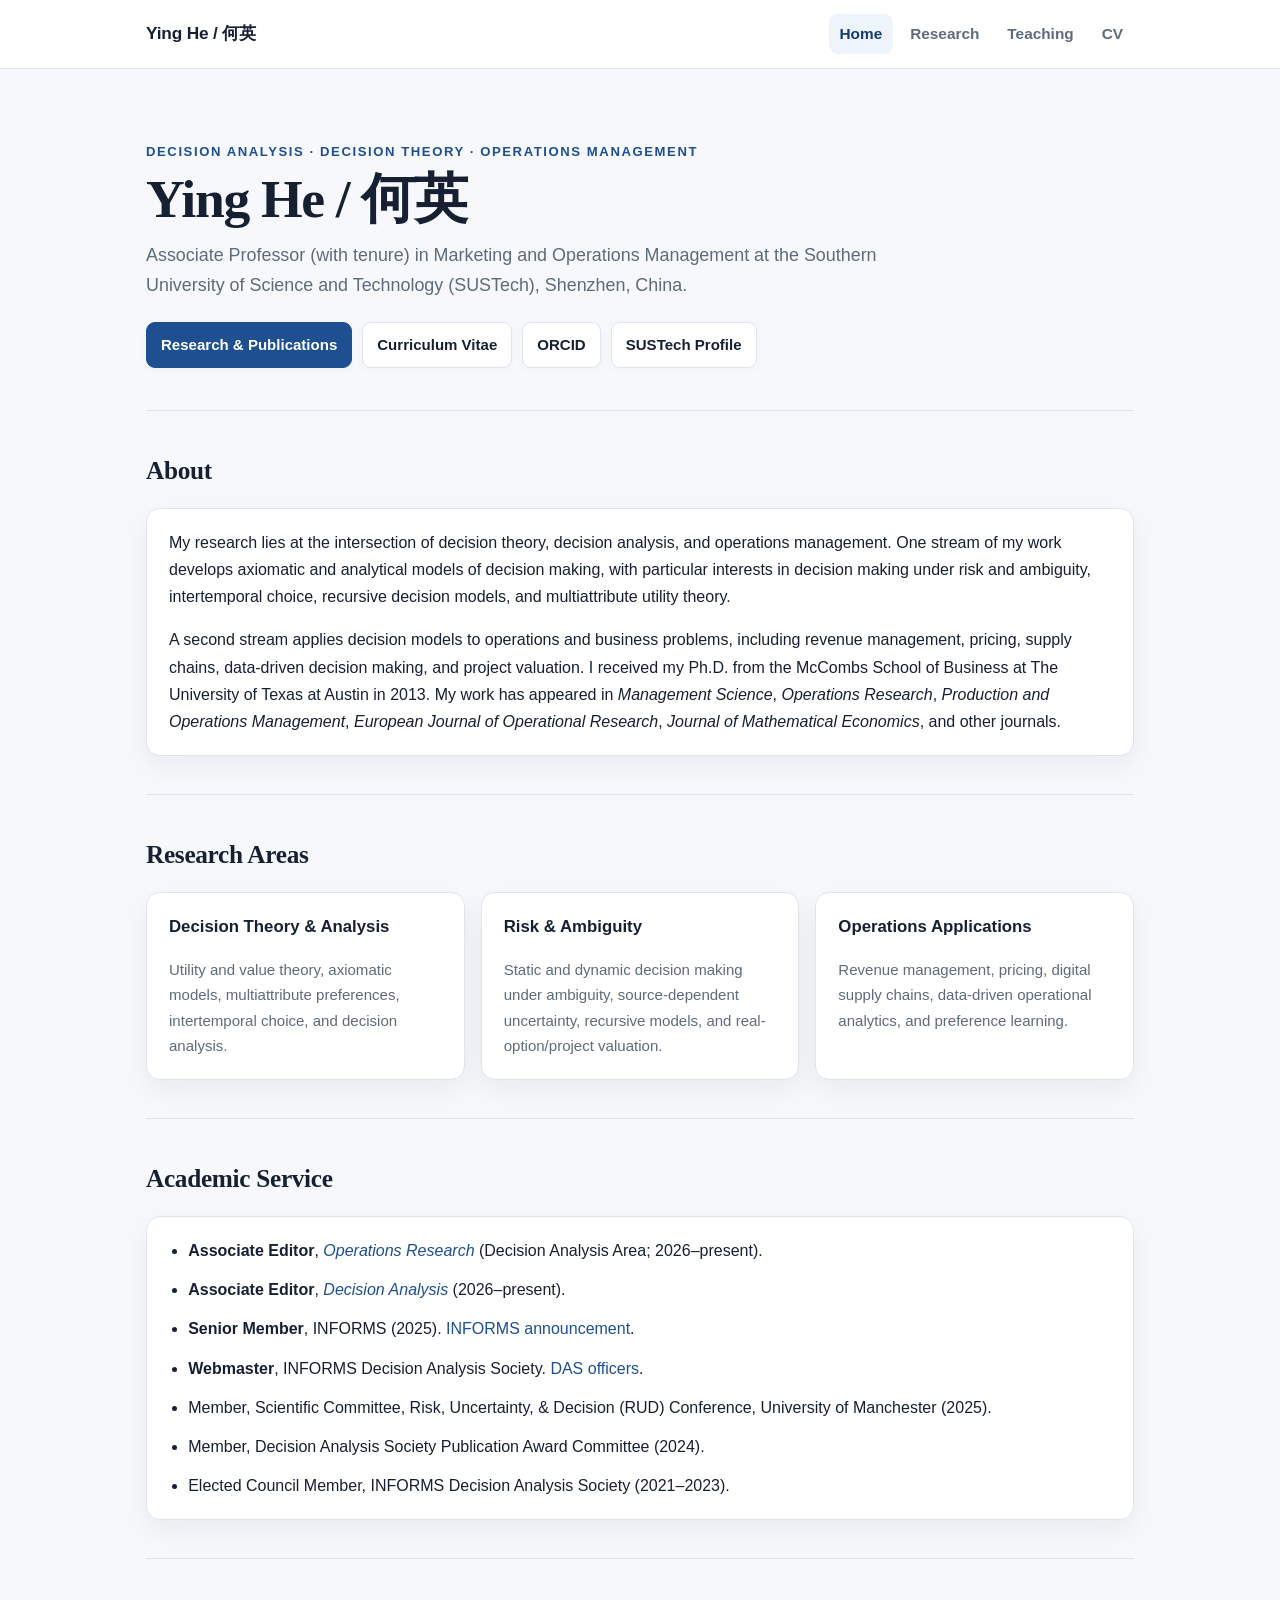
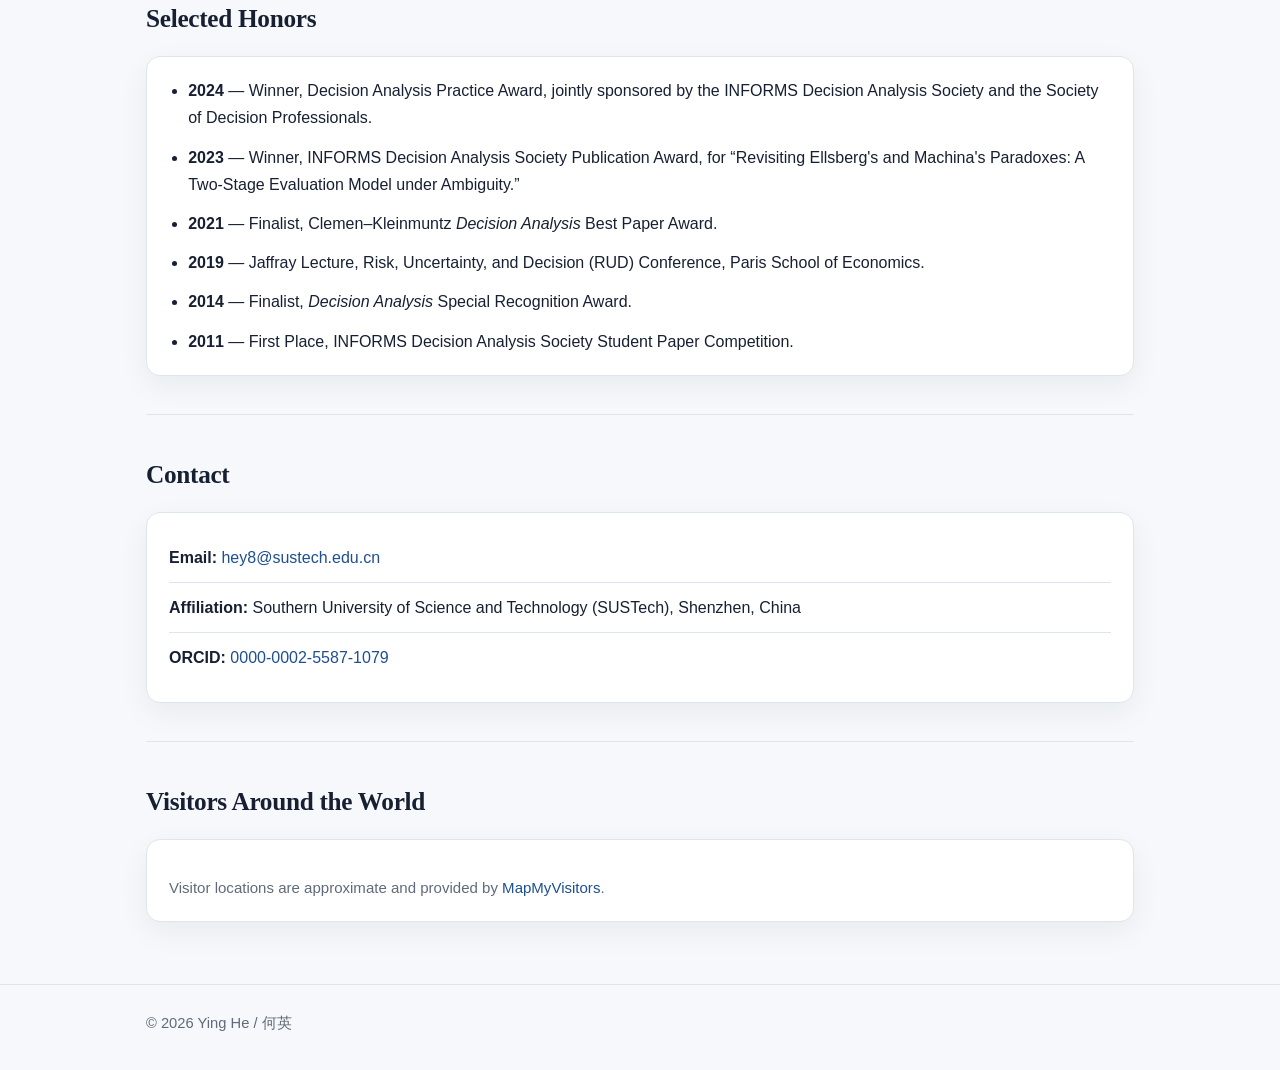
<file: index.html>
<!doctype html>
<html lang="en">
<head>
  <meta charset="utf-8" />
  <meta name="viewport" content="width=device-width,initial-scale=1" />
  <meta name="description" content="Academic homepage of Ying He, Associate Professor at Southern University of Science and Technology. Research in decision analysis, decision theory, ambiguity, and operations management." />
  <title>Ying He / 何英 | Home</title>
  <link rel="stylesheet" href="css/styles.css" />
  <script src="js/main.js" defer></script>
</head>
<body>
  <header class="site-header">
    <div class="container header-inner">
      <a class="brand" href="index.html">Ying He / 何英</a>
      <nav class="site-nav" aria-label="Primary">
        <a href="index.html">Home</a>
        <a href="research.html">Research</a>
        <a href="teaching.html">Teaching</a>
        <a href="cv.html">CV</a>
      </nav>
    </div>
  </header>

  <main class="container">
    <section class="hero">
      <p class="kicker">Decision Analysis · Decision Theory · Operations Management</p>
      <h1>Ying He / 何英</h1>
      <p class="lead">
        Associate Professor (with tenure) in Marketing and Operations Management at the
        Southern University of Science and Technology (SUSTech), Shenzhen, China.
      </p>
      <div class="hero-actions">
        <a class="button primary" href="research.html">Research &amp; Publications</a>
        <a class="button" href="cv.html">Curriculum Vitae</a>
        <a class="button" href="https://orcid.org/0000-0002-5587-1079">ORCID</a>
        <a class="button" href="https://www.sustech.edu.cn/en/faculties/yinghe.html">SUSTech Profile</a>
      </div>
    </section>

    <section class="section">
      <h2>About</h2>
      <div class="card">
        <p>
          My research lies at the intersection of decision theory, decision analysis, and operations management.
          One stream of my work develops axiomatic and analytical models of decision making, with particular
          interests in decision making under risk and ambiguity, intertemporal choice, recursive decision models,
          and multiattribute utility theory.
        </p>
        <p>
          A second stream applies decision models to operations and business problems, including revenue management,
          pricing, supply chains, data-driven decision making, and project valuation. I received my Ph.D. from the
          McCombs School of Business at The University of Texas at Austin in 2013. My work has appeared in
          <em>Management Science</em>, <em>Operations Research</em>, <em>Production and Operations Management</em>,
          <em>European Journal of Operational Research</em>, <em>Journal of Mathematical Economics</em>, and other journals.
        </p>
      </div>
    </section>

    <section class="section">
      <h2>Research Areas</h2>
      <div class="card-grid">
        <div class="card">
          <h3>Decision Theory &amp; Analysis</h3>
          <p class="small">Utility and value theory, axiomatic models, multiattribute preferences, intertemporal choice, and decision analysis.</p>
        </div>
        <div class="card">
          <h3>Risk &amp; Ambiguity</h3>
          <p class="small">Static and dynamic decision making under ambiguity, source-dependent uncertainty, recursive models, and real-option/project valuation.</p>
        </div>
        <div class="card">
          <h3>Operations Applications</h3>
          <p class="small">Revenue management, pricing, digital supply chains, data-driven operational analytics, and preference learning.</p>
        </div>
      </div>
    </section>

    <section class="section">
      <h2>Academic Service</h2>
      <div class="card">
        <ul class="service-list">
          <li><strong>Associate Editor</strong>, <a href="https://pubsonline.informs.org/page/opre/editorial-board"><em>Operations Research</em></a> (Decision Analysis Area; 2026–present).</li>
          <li><strong>Associate Editor</strong>, <a href="https://pubsonline.informs.org/page/deca/editorial-board"><em>Decision Analysis</em></a> (2026–present).</li>
          <li><strong>Senior Member</strong>, INFORMS (2025). <a href="https://pubsonline.informs.org/do/10.1287/orms.2025.01.06n/full/">INFORMS announcement</a>.</li>
          <li><strong>Webmaster</strong>, INFORMS Decision Analysis Society. <a href="https://connect.informs.org/das/about-us/officers">DAS officers</a>.</li>
          <li>Member, Scientific Committee, Risk, Uncertainty, &amp; Decision (RUD) Conference, University of Manchester (2025).</li>
          <li>Member, Decision Analysis Society Publication Award Committee (2024).</li>
          <li>Elected Council Member, INFORMS Decision Analysis Society (2021–2023).</li>
        </ul>
      </div>
    </section>

    <section class="section">
      <h2>Selected Honors</h2>
      <div class="card">
        <ul class="award-list">
          <li><strong>2024</strong> — Winner, Decision Analysis Practice Award, jointly sponsored by the INFORMS Decision Analysis Society and the Society of Decision Professionals.</li>
          <li><strong>2023</strong> — Winner, INFORMS Decision Analysis Society Publication Award, for “Revisiting Ellsberg's and Machina's Paradoxes: A Two-Stage Evaluation Model under Ambiguity.”</li>
          <li><strong>2021</strong> — Finalist, Clemen–Kleinmuntz <em>Decision Analysis</em> Best Paper Award.</li>
          <li><strong>2019</strong> — Jaffray Lecture, Risk, Uncertainty, and Decision (RUD) Conference, Paris School of Economics.</li>
          <li><strong>2014</strong> — Finalist, <em>Decision Analysis</em> Special Recognition Award.</li>
          <li><strong>2011</strong> — First Place, INFORMS Decision Analysis Society Student Paper Competition.</li>
        </ul>
      </div>
    </section>

    <section class="section">
      <h2>Contact</h2>
      <div class="card">
        <ul class="meta-list">
          <li><strong>Email:</strong> <a href="mailto:hey8@sustech.edu.cn">hey8@sustech.edu.cn</a></li>
          <li><strong>Affiliation:</strong> Southern University of Science and Technology (SUSTech), Shenzhen, China</li>
          <li><strong>ORCID:</strong> <a href="https://orcid.org/0000-0002-5587-1079">0000-0002-5587-1079</a></li>
        </ul>
      </div>
    </section>
    <section class="section" aria-labelledby="visitor-map-heading">
      <h2 id="visitor-map-heading">Visitors Around the World</h2>
      <div class="card">
        <div style="max-width:100%;overflow-x:auto;text-align:center;">
          <script type="text/javascript" id="mapmyvisitors" src="https://mapmyvisitors.com/map.js?d=iaZyZFY0dKc77ogsRTIyuMW9_1QKfThsf5dZ9dIUhLI&amp;cl=ffffff&amp;w=a"></script>
        </div>
        <p class="small">Visitor locations are approximate and provided by <a href="https://mapmyvisitors.com/" target="_blank" rel="noopener noreferrer">MapMyVisitors</a>.</p>
      </div>
    </section>
  </main>

  <footer class="footer">
    <div class="container">© <span id="year"></span> Ying He / 何英</div>
  </footer>
</body>
</html>
</file>
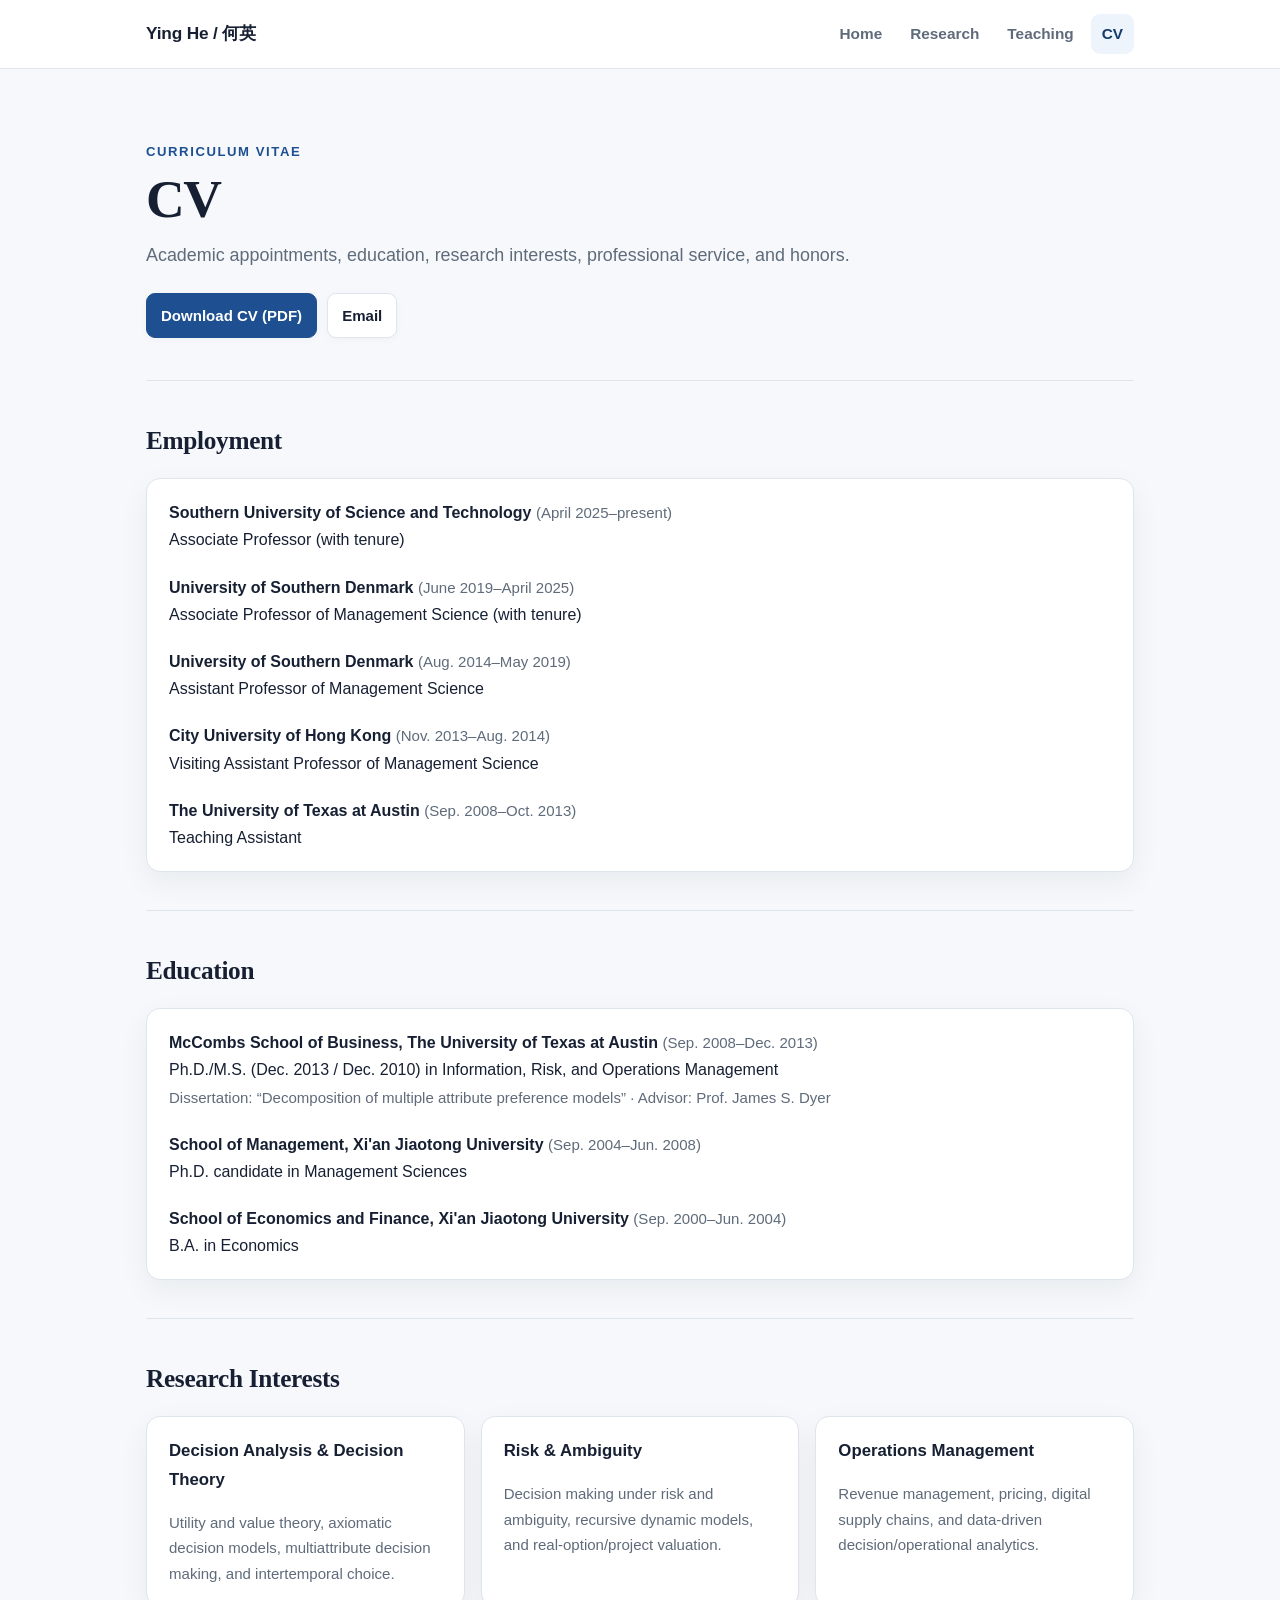
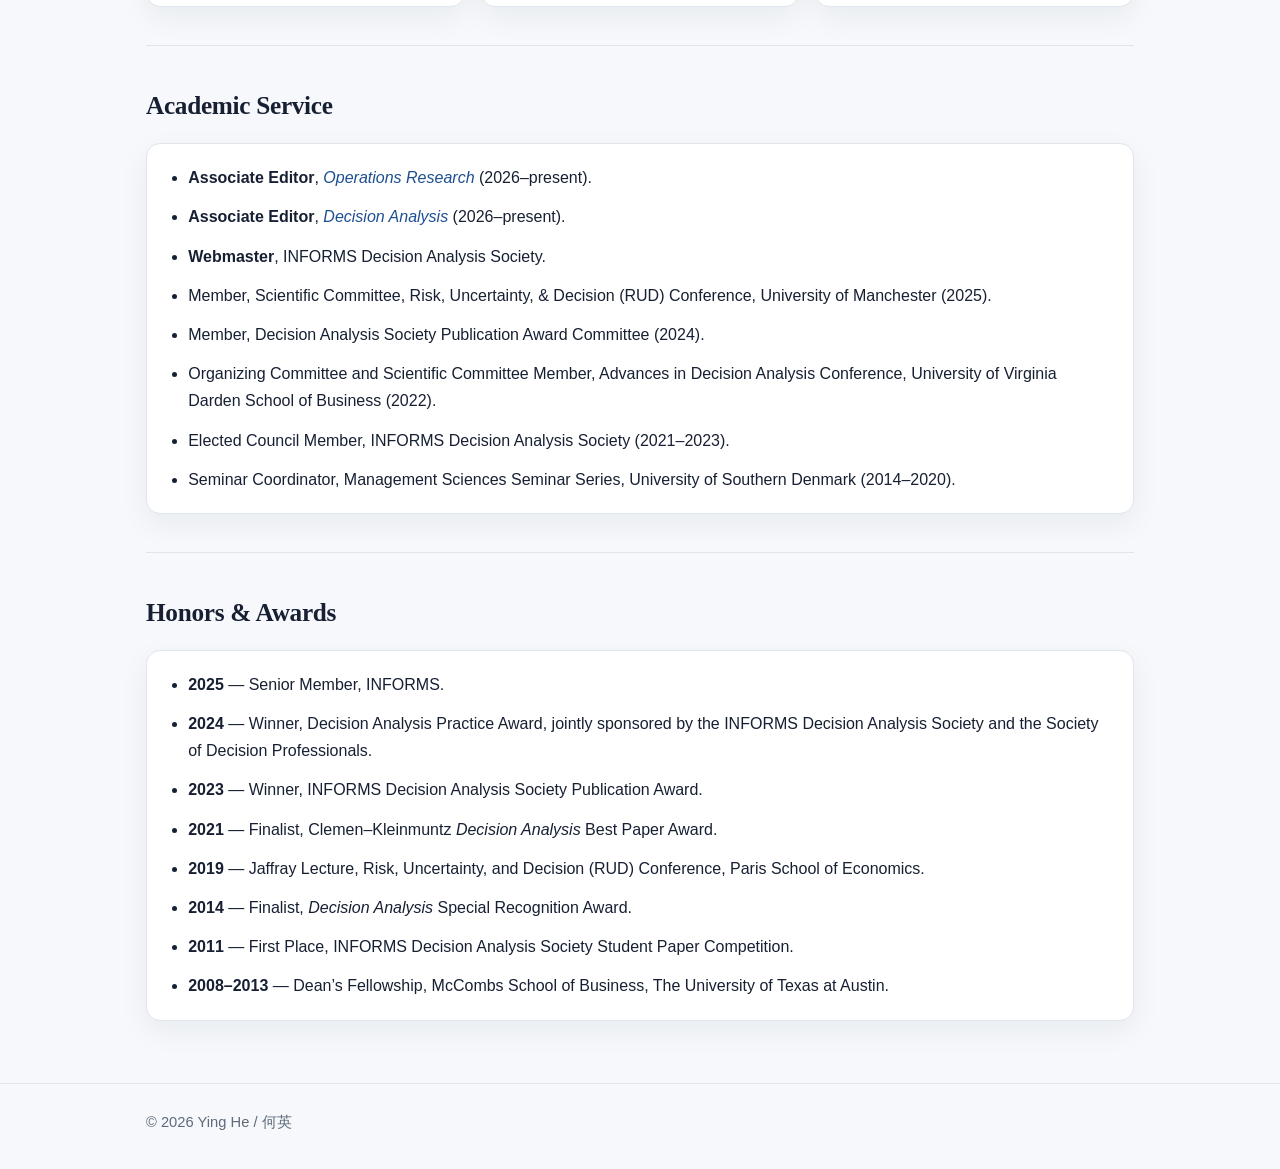
<file: cv.html>
<!doctype html>
<html lang="en">
<head>
  <meta charset="utf-8" />
  <meta name="viewport" content="width=device-width,initial-scale=1" />
  <meta name="description" content="Curriculum vitae of Ying He, Southern University of Science and Technology." />
  <title>Ying He / 何英 | CV</title>
  <link rel="stylesheet" href="css/styles.css" />
  <script src="js/main.js" defer></script>
</head>
<body>
  <header class="site-header">
    <div class="container header-inner">
      <a class="brand" href="index.html">Ying He / 何英</a>
      <nav class="site-nav" aria-label="Primary">
        <a href="index.html">Home</a>
        <a href="research.html">Research</a>
        <a href="teaching.html">Teaching</a>
        <a href="cv.html">CV</a>
      </nav>
    </div>
  </header>

  <main class="container">
    <section class="hero">
      <p class="kicker">Curriculum Vitae</p>
      <h1>CV</h1>
      <p class="lead">Academic appointments, education, research interests, professional service, and honors.</p>
      <div class="hero-actions">
        <a class="button primary" href="assets/CV_YingHe.pdf" target="_blank" rel="noopener">Download CV (PDF)</a>
        <a class="button" href="mailto:hey8@sustech.edu.cn">Email</a>
      </div>
    </section>

    <section class="section">
      <h2>Employment</h2>
      <div class="card">
        <div class="timeline-item"><strong>Southern University of Science and Technology</strong> <span class="small">(April 2025–present)</span><br />Associate Professor (with tenure)</div>
        <div class="timeline-item"><strong>University of Southern Denmark</strong> <span class="small">(June 2019–April 2025)</span><br />Associate Professor of Management Science (with tenure)</div>
        <div class="timeline-item"><strong>University of Southern Denmark</strong> <span class="small">(Aug. 2014–May 2019)</span><br />Assistant Professor of Management Science</div>
        <div class="timeline-item"><strong>City University of Hong Kong</strong> <span class="small">(Nov. 2013–Aug. 2014)</span><br />Visiting Assistant Professor of Management Science</div>
        <div class="timeline-item"><strong>The University of Texas at Austin</strong> <span class="small">(Sep. 2008–Oct. 2013)</span><br />Teaching Assistant</div>
      </div>
    </section>

    <section class="section">
      <h2>Education</h2>
      <div class="card">
        <div class="timeline-item">
          <strong>McCombs School of Business, The University of Texas at Austin</strong> <span class="small">(Sep. 2008–Dec. 2013)</span><br />
          Ph.D./M.S. (Dec. 2013 / Dec. 2010) in Information, Risk, and Operations Management<br />
          <span class="small">Dissertation: “Decomposition of multiple attribute preference models” · Advisor: Prof. James S. Dyer</span>
        </div>
        <div class="timeline-item">
          <strong>School of Management, Xi'an Jiaotong University</strong> <span class="small">(Sep. 2004–Jun. 2008)</span><br />
          Ph.D. candidate in Management Sciences
        </div>
        <div class="timeline-item">
          <strong>School of Economics and Finance, Xi'an Jiaotong University</strong> <span class="small">(Sep. 2000–Jun. 2004)</span><br />
          B.A. in Economics
        </div>
      </div>
    </section>

    <section class="section">
      <h2>Research Interests</h2>
      <div class="card-grid">
        <div class="card"><h3>Decision Analysis &amp; Decision Theory</h3><p class="small">Utility and value theory, axiomatic decision models, multiattribute decision making, and intertemporal choice.</p></div>
        <div class="card"><h3>Risk &amp; Ambiguity</h3><p class="small">Decision making under risk and ambiguity, recursive dynamic models, and real-option/project valuation.</p></div>
        <div class="card"><h3>Operations Management</h3><p class="small">Revenue management, pricing, digital supply chains, and data-driven decision/operational analytics.</p></div>
      </div>
    </section>

    <section class="section">
      <h2>Academic Service</h2>
      <div class="card">
        <ul class="service-list">
          <li><strong>Associate Editor</strong>, <a href="https://pubsonline.informs.org/page/opre/editorial-board"><em>Operations Research</em></a> (2026–present).</li>
          <li><strong>Associate Editor</strong>, <a href="https://pubsonline.informs.org/page/deca/editorial-board"><em>Decision Analysis</em></a> (2026–present).</li>
          <li><strong>Webmaster</strong>, INFORMS Decision Analysis Society.</li>
          <li>Member, Scientific Committee, Risk, Uncertainty, &amp; Decision (RUD) Conference, University of Manchester (2025).</li>
          <li>Member, Decision Analysis Society Publication Award Committee (2024).</li>
          <li>Organizing Committee and Scientific Committee Member, Advances in Decision Analysis Conference, University of Virginia Darden School of Business (2022).</li>
          <li>Elected Council Member, INFORMS Decision Analysis Society (2021–2023).</li>
          <li>Seminar Coordinator, Management Sciences Seminar Series, University of Southern Denmark (2014–2020).</li>
        </ul>
      </div>
    </section>

    <section class="section">
      <h2>Honors &amp; Awards</h2>
      <div class="card">
        <ul class="award-list">
          <li><strong>2025</strong> — Senior Member, INFORMS.</li>
          <li><strong>2024</strong> — Winner, Decision Analysis Practice Award, jointly sponsored by the INFORMS Decision Analysis Society and the Society of Decision Professionals.</li>
          <li><strong>2023</strong> — Winner, INFORMS Decision Analysis Society Publication Award.</li>
          <li><strong>2021</strong> — Finalist, Clemen–Kleinmuntz <em>Decision Analysis</em> Best Paper Award.</li>
          <li><strong>2019</strong> — Jaffray Lecture, Risk, Uncertainty, and Decision (RUD) Conference, Paris School of Economics.</li>
          <li><strong>2014</strong> — Finalist, <em>Decision Analysis</em> Special Recognition Award.</li>
          <li><strong>2011</strong> — First Place, INFORMS Decision Analysis Society Student Paper Competition.</li>
          <li><strong>2008–2013</strong> — Dean’s Fellowship, McCombs School of Business, The University of Texas at Austin.</li>
        </ul>
      </div>
    </section>
  </main>

  <footer class="footer">
    <div class="container">© <span id="year"></span> Ying He / 何英</div>
  </footer>
</body>
</html>
</file>
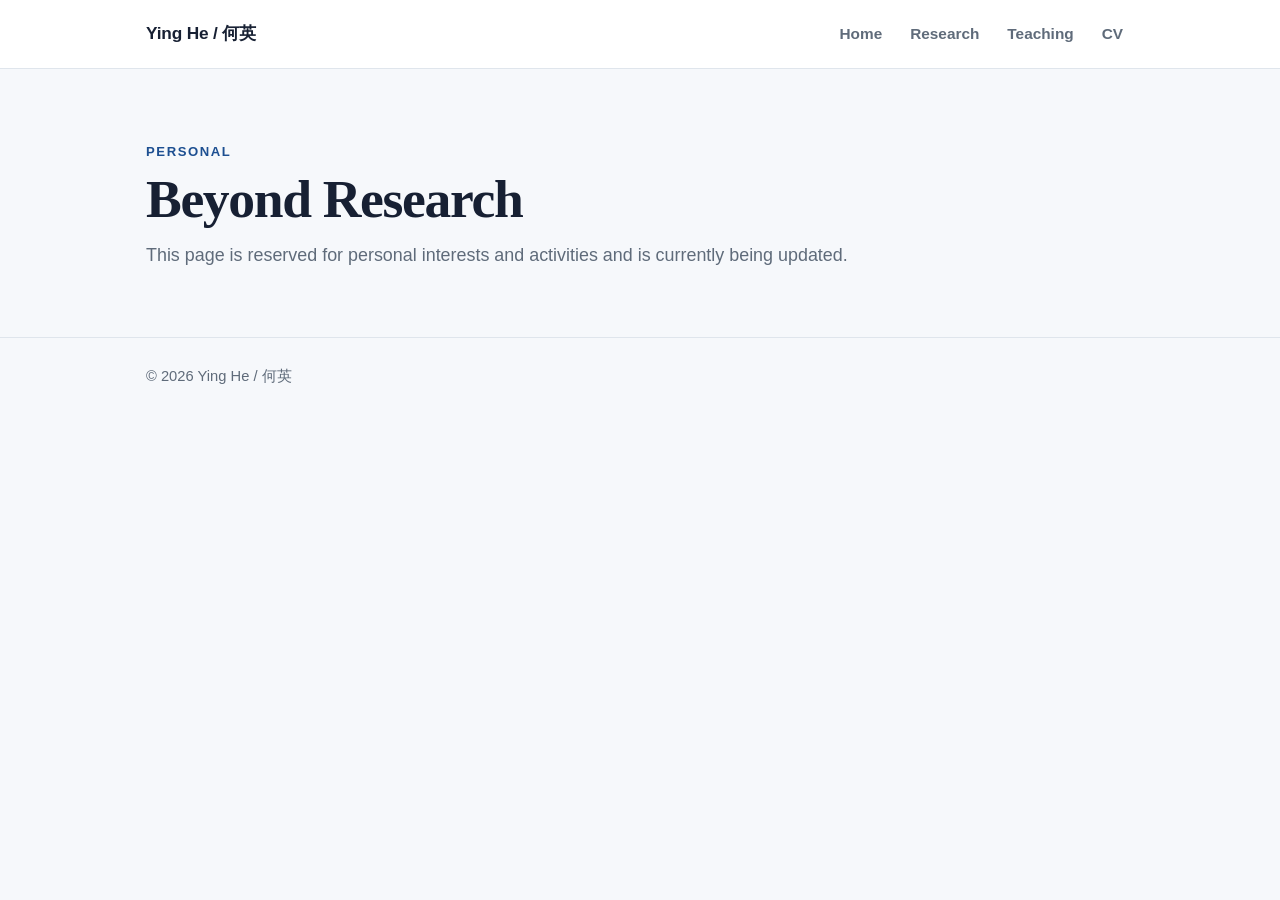
<file: hobby.html>
<!doctype html>
<html lang="en">
<head>
  <meta charset="utf-8" />
  <meta name="viewport" content="width=device-width,initial-scale=1" />
  <meta name="robots" content="noindex" />
  <title>Ying He / 何英 | Personal</title>
  <link rel="stylesheet" href="css/styles.css" />
  <script src="js/main.js" defer></script>
</head>
<body>
  <header class="site-header">
    <div class="container header-inner">
      <a class="brand" href="index.html">Ying He / 何英</a>
      <nav class="site-nav" aria-label="Primary">
        <a href="index.html">Home</a>
        <a href="research.html">Research</a>
        <a href="teaching.html">Teaching</a>
        <a href="cv.html">CV</a>
      </nav>
    </div>
  </header>
  <main class="container">
    <section class="hero">
      <p class="kicker">Personal</p>
      <h1>Beyond Research</h1>
      <p class="lead">This page is reserved for personal interests and activities and is currently being updated.</p>
    </section>
  </main>
  <footer class="footer"><div class="container">© <span id="year"></span> Ying He / 何英</div></footer>
</body>
</html>
</file>
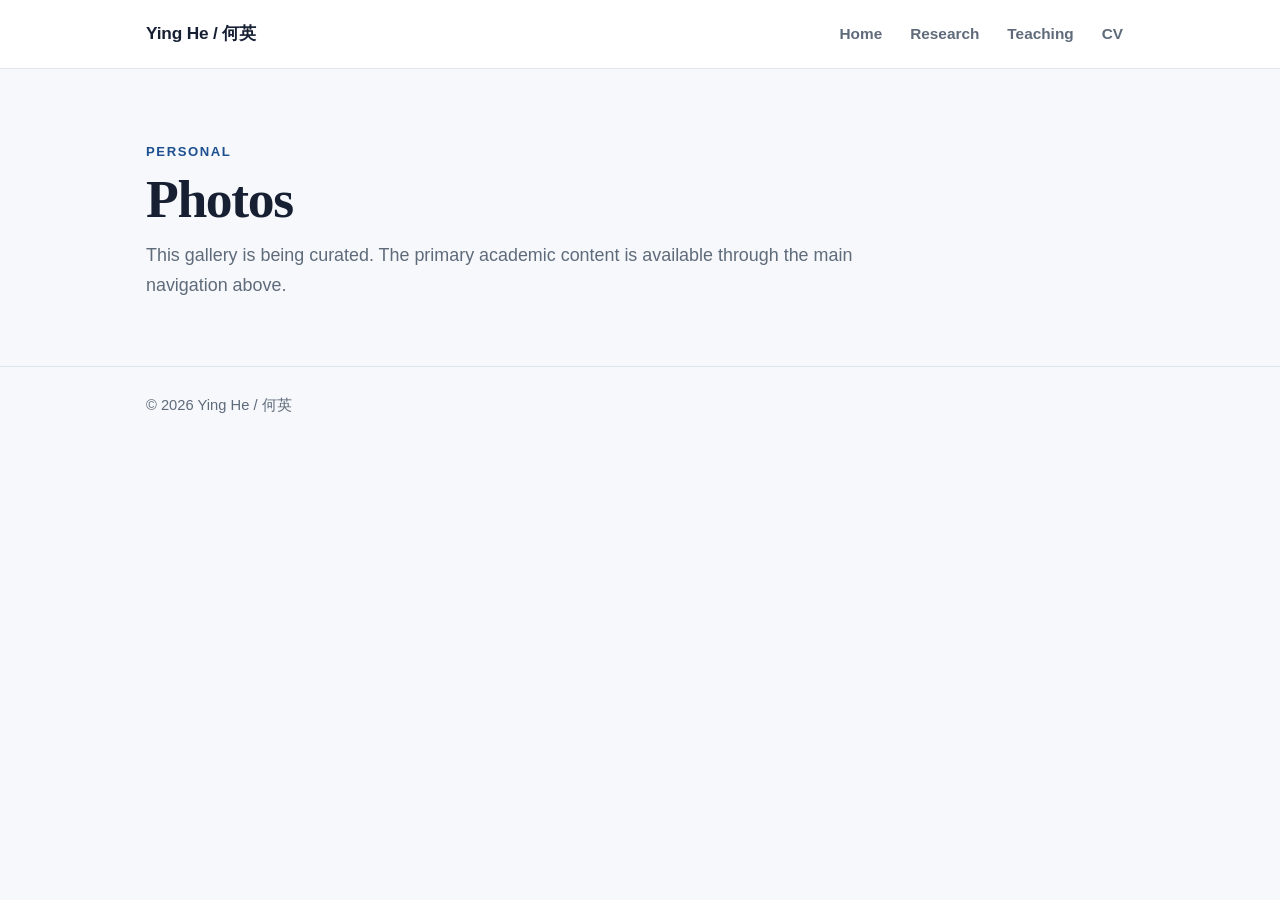
<file: photos.html>
<!doctype html>
<html lang="en">
<head>
  <meta charset="utf-8" />
  <meta name="viewport" content="width=device-width,initial-scale=1" />
  <meta name="robots" content="noindex" />
  <title>Ying He / 何英 | Photos</title>
  <link rel="stylesheet" href="css/styles.css" />
  <script src="js/main.js" defer></script>
</head>
<body>
  <header class="site-header">
    <div class="container header-inner">
      <a class="brand" href="index.html">Ying He / 何英</a>
      <nav class="site-nav" aria-label="Primary">
        <a href="index.html">Home</a>
        <a href="research.html">Research</a>
        <a href="teaching.html">Teaching</a>
        <a href="cv.html">CV</a>
      </nav>
    </div>
  </header>
  <main class="container">
    <section class="hero">
      <p class="kicker">Personal</p>
      <h1>Photos</h1>
      <p class="lead">This gallery is being curated. The primary academic content is available through the main navigation above.</p>
    </section>
  </main>
  <footer class="footer"><div class="container">© <span id="year"></span> Ying He / 何英</div></footer>
</body>
</html>
</file>
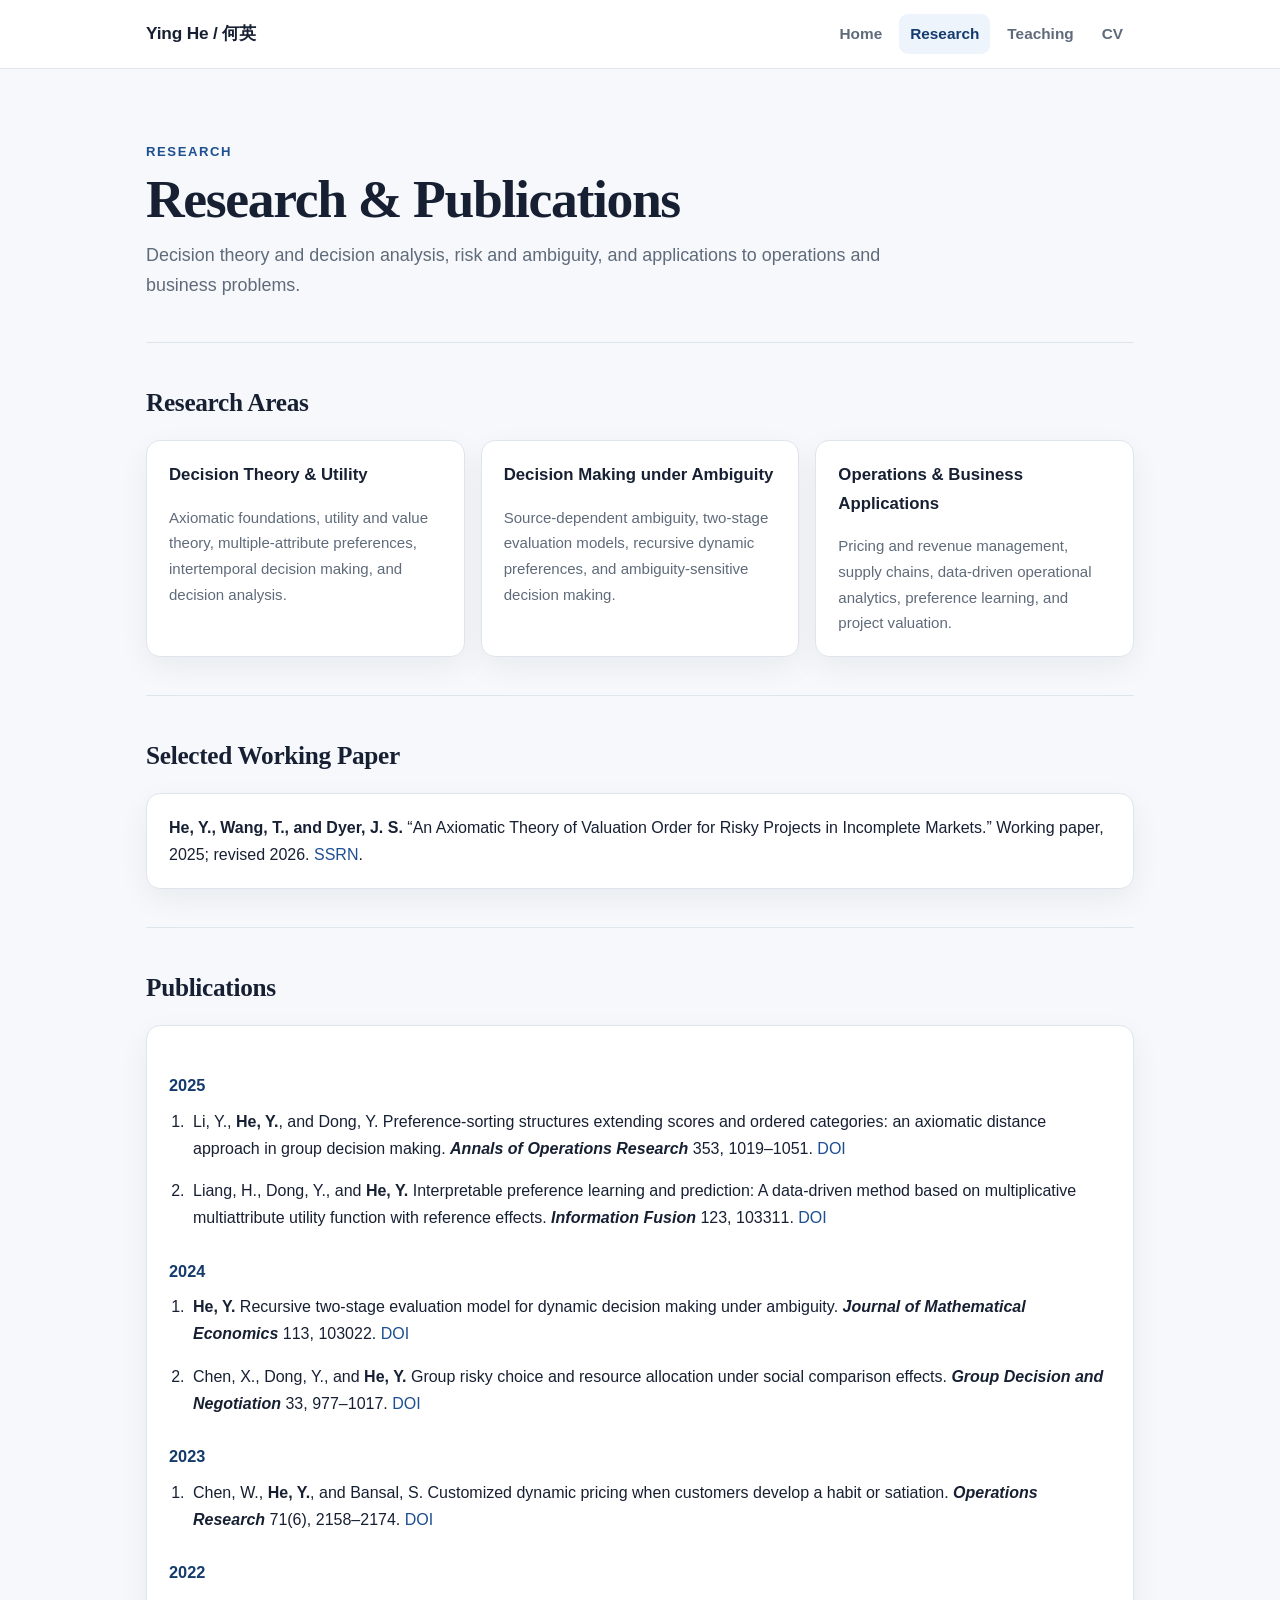
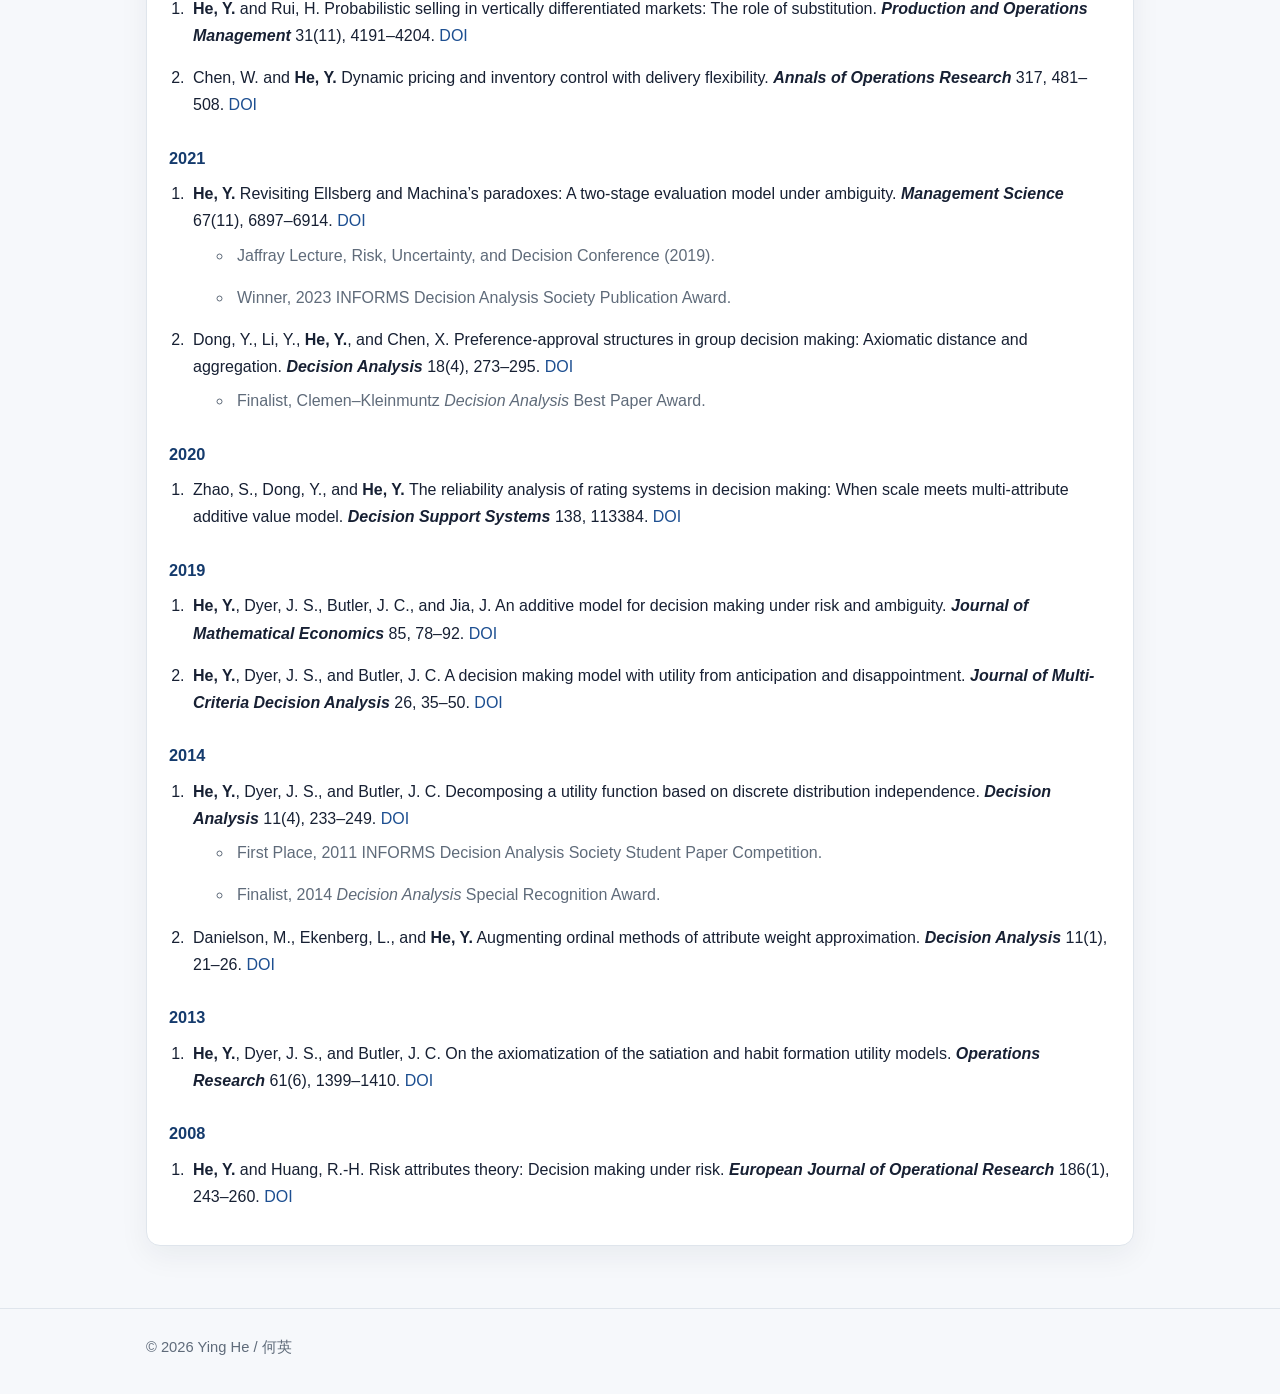
<file: research.html>
<!doctype html>
<html lang="en">
<head>
  <meta charset="utf-8" />
  <meta name="viewport" content="width=device-width,initial-scale=1" />
  <meta name="description" content="Research and publications of Ying He in decision analysis, ambiguity, operations management, and related areas." />
  <title>Ying He / 何英 | Research</title>
  <link rel="stylesheet" href="css/styles.css" />
  <script src="js/main.js" defer></script>
</head>
<body>
  <header class="site-header">
    <div class="container header-inner">
      <a class="brand" href="index.html">Ying He / 何英</a>
      <nav class="site-nav" aria-label="Primary">
        <a href="index.html">Home</a>
        <a href="research.html">Research</a>
        <a href="teaching.html">Teaching</a>
        <a href="cv.html">CV</a>
      </nav>
    </div>
  </header>

  <main class="container">
    <section class="hero">
      <p class="kicker">Research</p>
      <h1>Research &amp; Publications</h1>
      <p class="lead">Decision theory and decision analysis, risk and ambiguity, and applications to operations and business problems.</p>
    </section>

    <section class="section">
      <h2>Research Areas</h2>
      <div class="card-grid">
        <div class="card">
          <h3>Decision Theory &amp; Utility</h3>
          <p class="small">Axiomatic foundations, utility and value theory, multiple-attribute preferences, intertemporal decision making, and decision analysis.</p>
        </div>
        <div class="card">
          <h3>Decision Making under Ambiguity</h3>
          <p class="small">Source-dependent ambiguity, two-stage evaluation models, recursive dynamic preferences, and ambiguity-sensitive decision making.</p>
        </div>
        <div class="card">
          <h3>Operations &amp; Business Applications</h3>
          <p class="small">Pricing and revenue management, supply chains, data-driven operational analytics, preference learning, and project valuation.</p>
        </div>
      </div>
    </section>

    <section class="section">
      <h2>Selected Working Paper</h2>
      <div class="card">
        <p>
          <strong>He, Y., Wang, T., and Dyer, J. S.</strong>
          “An Axiomatic Theory of Valuation Order for Risky Projects in Incomplete Markets.”
          Working paper, 2025; revised 2026.
          <a href="https://papers.ssrn.com/sol3/papers.cfm?abstract_id=5415455">SSRN</a>.
        </p>
      </div>
    </section>

    <section class="section">
      <h2>Publications</h2>
      <div class="card">
        <h3 class="year-heading">2025</h3>
        <ol class="pubs">
          <li>
            Li, Y., <strong>He, Y.</strong>, and Dong, Y. Preference-sorting structures extending scores and ordered categories:
            an axiomatic distance approach in group decision making.
            <strong><em>Annals of Operations Research</em></strong> 353, 1019–1051.
            <a href="https://doi.org/10.1007/s10479-025-06709-2">DOI</a>
          </li>
          <li>
            Liang, H., Dong, Y., and <strong>He, Y.</strong> Interpretable preference learning and prediction: A data-driven method
            based on multiplicative multiattribute utility function with reference effects.
            <strong><em>Information Fusion</em></strong> 123, 103311.
            <a href="https://doi.org/10.1016/j.inffus.2025.103311">DOI</a>
          </li>
        </ol>

        <h3 class="year-heading">2024</h3>
        <ol class="pubs">
          <li>
            <strong>He, Y.</strong> Recursive two-stage evaluation model for dynamic decision making under ambiguity.
            <strong><em>Journal of Mathematical Economics</em></strong> 113, 103022.
            <a href="https://doi.org/10.1016/j.jmateco.2024.103022">DOI</a>
          </li>
          <li>
            Chen, X., Dong, Y., and <strong>He, Y.</strong> Group risky choice and resource allocation under social comparison effects.
            <strong><em>Group Decision and Negotiation</em></strong> 33, 977–1017.
            <a href="https://doi.org/10.1007/s10726-024-09875-z">DOI</a>
          </li>
        </ol>

        <h3 class="year-heading">2023</h3>
        <ol class="pubs">
          <li>
            Chen, W., <strong>He, Y.</strong>, and Bansal, S. Customized dynamic pricing when customers develop a habit or satiation.
            <strong><em>Operations Research</em></strong> 71(6), 2158–2174.
            <a href="https://doi.org/10.1287/opre.2022.2412">DOI</a>
          </li>
        </ol>

        <h3 class="year-heading">2022</h3>
        <ol class="pubs">
          <li>
            <strong>He, Y.</strong> and Rui, H. Probabilistic selling in vertically differentiated markets: The role of substitution.
            <strong><em>Production and Operations Management</em></strong> 31(11), 4191–4204.
            <a href="https://doi.org/10.1111/poms.13815">DOI</a>
          </li>
          <li>
            Chen, W. and <strong>He, Y.</strong> Dynamic pricing and inventory control with delivery flexibility.
            <strong><em>Annals of Operations Research</em></strong> 317, 481–508.
            <a href="https://doi.org/10.1007/s10479-017-2555-7">DOI</a>
          </li>
        </ol>

        <h3 class="year-heading">2021</h3>
        <ol class="pubs">
          <li>
            <strong>He, Y.</strong> Revisiting Ellsberg and Machina’s paradoxes: A two-stage evaluation model under ambiguity.
            <strong><em>Management Science</em></strong> 67(11), 6897–6914.
            <a href="https://doi.org/10.1287/mnsc.2020.3835">DOI</a>
            <ul>
              <li>Jaffray Lecture, Risk, Uncertainty, and Decision Conference (2019).</li>
              <li>Winner, 2023 INFORMS Decision Analysis Society Publication Award.</li>
            </ul>
          </li>
          <li>
            Dong, Y., Li, Y., <strong>He, Y.</strong>, and Chen, X. Preference-approval structures in group decision making:
            Axiomatic distance and aggregation.
            <strong><em>Decision Analysis</em></strong> 18(4), 273–295.
            <a href="https://doi.org/10.1287/deca.2021.0430">DOI</a>
            <ul><li>Finalist, Clemen–Kleinmuntz <em>Decision Analysis</em> Best Paper Award.</li></ul>
          </li>
        </ol>

        <h3 class="year-heading">2020</h3>
        <ol class="pubs">
          <li>
            Zhao, S., Dong, Y., and <strong>He, Y.</strong> The reliability analysis of rating systems in decision making:
            When scale meets multi-attribute additive value model.
            <strong><em>Decision Support Systems</em></strong> 138, 113384.
            <a href="https://doi.org/10.1016/j.dss.2020.113384">DOI</a>
          </li>
        </ol>

        <h3 class="year-heading">2019</h3>
        <ol class="pubs">
          <li>
            <strong>He, Y.</strong>, Dyer, J. S., Butler, J. C., and Jia, J. An additive model for decision making under risk and ambiguity.
            <strong><em>Journal of Mathematical Economics</em></strong> 85, 78–92.
            <a href="https://doi.org/10.1016/j.jmateco.2019.10.002">DOI</a>
          </li>
          <li>
            <strong>He, Y.</strong>, Dyer, J. S., and Butler, J. C. A decision making model with utility from anticipation and disappointment.
            <strong><em>Journal of Multi-Criteria Decision Analysis</em></strong> 26, 35–50.
            <a href="https://doi.org/10.1002/mcda.1657">DOI</a>
          </li>
        </ol>

        <h3 class="year-heading">2014</h3>
        <ol class="pubs">
          <li>
            <strong>He, Y.</strong>, Dyer, J. S., and Butler, J. C. Decomposing a utility function based on discrete distribution independence.
            <strong><em>Decision Analysis</em></strong> 11(4), 233–249.
            <a href="https://doi.org/10.1287/deca.2014.0302">DOI</a>
            <ul>
              <li>First Place, 2011 INFORMS Decision Analysis Society Student Paper Competition.</li>
              <li>Finalist, 2014 <em>Decision Analysis</em> Special Recognition Award.</li>
            </ul>
          </li>
          <li>
            Danielson, M., Ekenberg, L., and <strong>He, Y.</strong> Augmenting ordinal methods of attribute weight approximation.
            <strong><em>Decision Analysis</em></strong> 11(1), 21–26.
            <a href="https://doi.org/10.1287/deca.2013.0289">DOI</a>
          </li>
        </ol>

        <h3 class="year-heading">2013</h3>
        <ol class="pubs">
          <li>
            <strong>He, Y.</strong>, Dyer, J. S., and Butler, J. C. On the axiomatization of the satiation and habit formation utility models.
            <strong><em>Operations Research</em></strong> 61(6), 1399–1410.
            <a href="https://doi.org/10.1287/opre.2013.1223">DOI</a>
          </li>
        </ol>

        <h3 class="year-heading">2008</h3>
        <ol class="pubs">
          <li>
            <strong>He, Y.</strong> and Huang, R.-H. Risk attributes theory: Decision making under risk.
            <strong><em>European Journal of Operational Research</em></strong> 186(1), 243–260.
            <a href="https://doi.org/10.1016/j.ejor.2007.01.012">DOI</a>
          </li>
        </ol>
      </div>
    </section>
  </main>

  <footer class="footer">
    <div class="container">© <span id="year"></span> Ying He / 何英</div>
  </footer>
</body>
</html>
</file>
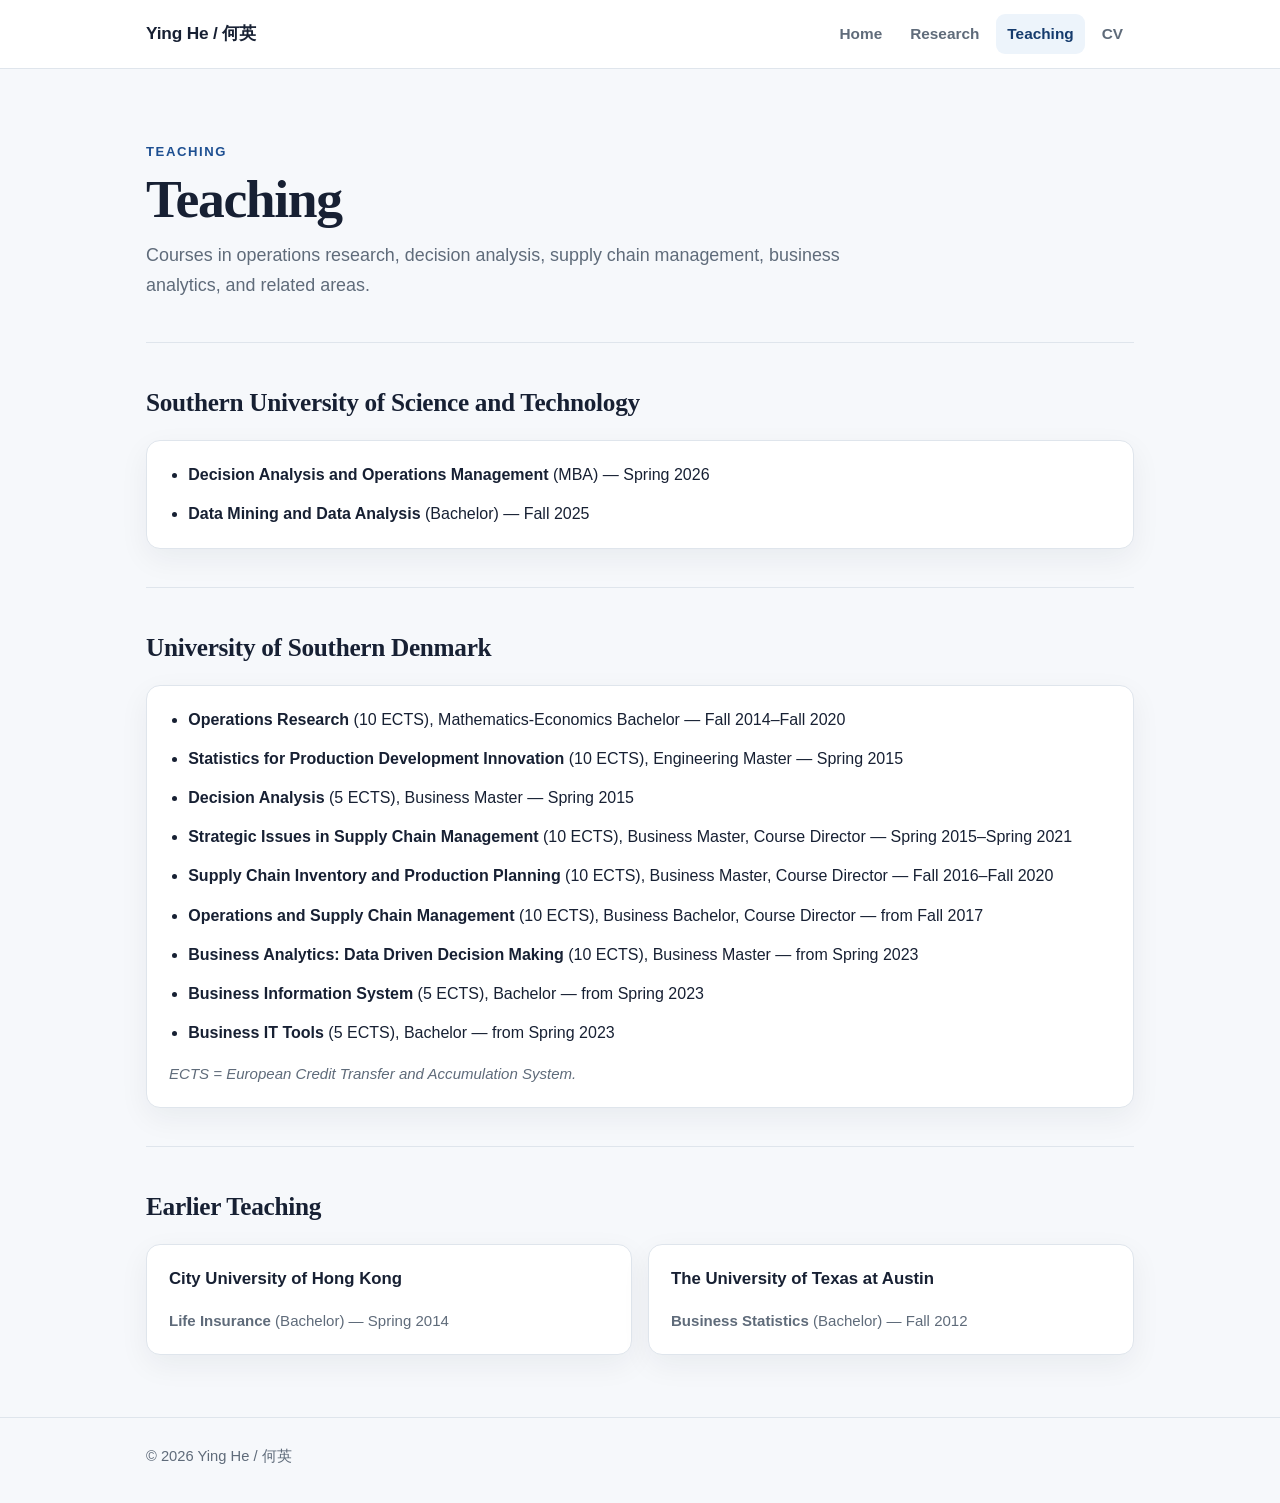
<file: teaching.html>
<!doctype html>
<html lang="en">
<head>
  <meta charset="utf-8" />
  <meta name="viewport" content="width=device-width,initial-scale=1" />
  <meta name="description" content="Teaching experience of Ying He at SUSTech, University of Southern Denmark, City University of Hong Kong, and The University of Texas at Austin." />
  <title>Ying He / 何英 | Teaching</title>
  <link rel="stylesheet" href="css/styles.css" />
  <script src="js/main.js" defer></script>
</head>
<body>
  <header class="site-header">
    <div class="container header-inner">
      <a class="brand" href="index.html">Ying He / 何英</a>
      <nav class="site-nav" aria-label="Primary">
        <a href="index.html">Home</a>
        <a href="research.html">Research</a>
        <a href="teaching.html">Teaching</a>
        <a href="cv.html">CV</a>
      </nav>
    </div>
  </header>

  <main class="container">
    <section class="hero">
      <p class="kicker">Teaching</p>
      <h1>Teaching</h1>
      <p class="lead">Courses in operations research, decision analysis, supply chain management, business analytics, and related areas.</p>
    </section>

    <section class="section">
      <h2>Southern University of Science and Technology</h2>
      <div class="card">
        <ul class="service-list">
          <li><strong>Decision Analysis and Operations Management</strong> (MBA) — Spring 2026</li>
          <li><strong>Data Mining and Data Analysis</strong> (Bachelor) — Fall 2025</li>
        </ul>
      </div>
    </section>

    <section class="section">
      <h2>University of Southern Denmark</h2>
      <div class="card">
        <ul class="service-list">
          <li><strong>Operations Research</strong> (10 ECTS), Mathematics-Economics Bachelor — Fall 2014–Fall 2020</li>
          <li><strong>Statistics for Production Development Innovation</strong> (10 ECTS), Engineering Master — Spring 2015</li>
          <li><strong>Decision Analysis</strong> (5 ECTS), Business Master — Spring 2015</li>
          <li><strong>Strategic Issues in Supply Chain Management</strong> (10 ECTS), Business Master, Course Director — Spring 2015–Spring 2021</li>
          <li><strong>Supply Chain Inventory and Production Planning</strong> (10 ECTS), Business Master, Course Director — Fall 2016–Fall 2020</li>
          <li><strong>Operations and Supply Chain Management</strong> (10 ECTS), Business Bachelor, Course Director — from Fall 2017</li>
          <li><strong>Business Analytics: Data Driven Decision Making</strong> (10 ECTS), Business Master — from Spring 2023</li>
          <li><strong>Business Information System</strong> (5 ECTS), Bachelor — from Spring 2023</li>
          <li><strong>Business IT Tools</strong> (5 ECTS), Bachelor — from Spring 2023</li>
        </ul>
        <p class="small"><em>ECTS = European Credit Transfer and Accumulation System.</em></p>
      </div>
    </section>

    <section class="section">
      <h2>Earlier Teaching</h2>
      <div class="grid">
        <div class="card">
          <h3>City University of Hong Kong</h3>
          <p class="small"><strong>Life Insurance</strong> (Bachelor) — Spring 2014</p>
        </div>
        <div class="card">
          <h3>The University of Texas at Austin</h3>
          <p class="small"><strong>Business Statistics</strong> (Bachelor) — Fall 2012</p>
        </div>
      </div>
    </section>
  </main>

  <footer class="footer">
    <div class="container">© <span id="year"></span> Ying He / 何英</div>
  </footer>
</body>
</html>
</file>
<file: css/styles.css>
:root{
  --bg:#f6f8fb;
  --surface:#ffffff;
  --text:#172033;
  --muted:#5f6b7a;
  --accent:#1d4f91;
  --accent-dark:#153b6d;
  --accent-soft:#edf4fb;
  --border:#dfe5ec;
  --shadow:0 10px 30px rgba(23,32,51,.06);
  --max:1040px;
}
*{box-sizing:border-box}
html{scroll-behavior:smooth}
body{
  margin:0;
  font-family:-apple-system,BlinkMacSystemFont,"Segoe UI",Roboto,Helvetica,Arial,"Noto Sans",sans-serif;
  color:var(--text);
  background:var(--bg);
  line-height:1.7;
  -webkit-font-smoothing:antialiased;
}
a{color:var(--accent);text-decoration:none}
a:hover{text-decoration:underline}
a:focus-visible{outline:3px solid rgba(29,79,145,.25);outline-offset:3px;border-radius:4px}
.container{max-width:var(--max);margin:0 auto;padding:0 26px}
.site-header{
  position:sticky;
  top:0;
  z-index:20;
  background:rgba(255,255,255,.96);
  border-bottom:1px solid var(--border);
  backdrop-filter:saturate(180%) blur(10px);
}
.header-inner{display:flex;align-items:center;justify-content:space-between;min-height:68px;gap:22px}
.brand{font-weight:750;font-size:1.08rem;letter-spacing:-.01em;color:var(--text);white-space:nowrap}
.site-nav{display:flex;gap:6px;flex-wrap:wrap;justify-content:flex-end}
.site-nav a{
  color:var(--muted);
  padding:7px 11px;
  border-radius:9px;
  font-size:.96rem;
  font-weight:550;
}
.site-nav a:hover,.site-nav a.active{
  color:var(--accent-dark);
  background:var(--accent-soft);
  text-decoration:none;
}
.hero{padding:72px 0 42px}
.hero h1{font-family:Georgia,"Times New Roman",serif;font-size:clamp(2.35rem,5vw,3.35rem);line-height:1.08;margin:0 0 12px;letter-spacing:-.025em}
.hero .lead{margin:0;color:var(--muted);max-width:760px;font-size:1.12rem;line-height:1.65}
.kicker{margin:0 0 8px;color:var(--accent);font-size:.82rem;font-weight:750;letter-spacing:.12em;text-transform:uppercase}
.hero-actions{display:flex;flex-wrap:wrap;gap:10px;margin-top:22px}
.button{
  display:inline-flex;
  align-items:center;
  padding:9px 14px;
  border:1px solid var(--border);
  border-radius:9px;
  background:var(--surface);
  color:var(--text);
  font-size:.94rem;
  font-weight:600;
  box-shadow:0 2px 8px rgba(23,32,51,.03);
}
.button.primary{background:var(--accent);border-color:var(--accent);color:#fff}
.button:hover{text-decoration:none;border-color:#b9c7d8}
.button.primary:hover{background:var(--accent-dark);border-color:var(--accent-dark)}
.section{padding:38px 0;border-top:1px solid var(--border)}
.section h2{margin:0 0 16px;font-family:Georgia,"Times New Roman",serif;font-size:1.58rem;letter-spacing:-.012em}
.section h3{margin:0 0 8px;font-size:1.05rem}
.section-intro{max-width:760px;margin:-6px 0 18px;color:var(--muted)}
.card{
  background:var(--surface);
  border:1px solid var(--border);
  border-radius:14px;
  padding:20px 22px;
  box-shadow:var(--shadow);
}
.card p:first-child{margin-top:0}
.card p:last-child{margin-bottom:0}
.grid{display:grid;grid-template-columns:repeat(2,minmax(0,1fr));gap:16px}
.grid.three{grid-template-columns:repeat(3,minmax(0,1fr))}
.card-grid{display:grid;grid-template-columns:repeat(auto-fit,minmax(230px,1fr));gap:16px}
.card-grid .card{height:100%}
.meta-list{list-style:none;margin:0;padding:0}
.meta-list li{padding:11px 0;border-bottom:1px solid var(--border)}
.meta-list li:last-child{border-bottom:0}
.service-list,.award-list{margin:0;padding-left:1.2rem}
.service-list li,.award-list li{margin:0 0 12px}
.service-list li:last-child,.award-list li:last-child{margin-bottom:0}
.pubs{margin:8px 0 0;padding-left:1.25rem}
.pubs li{margin:0 0 15px;padding-left:4px}
.pubs ul{margin-top:7px;color:var(--muted)}
.year-heading{margin:26px 0 8px!important;color:var(--accent-dark);font-size:1.02rem!important;font-family:inherit!important}
.timeline-item{padding:0 0 20px}
.timeline-item:last-child{padding-bottom:0}
.timeline-item strong{display:inline-block}
.small{font-size:.94rem;color:var(--muted)}
.note{background:var(--accent-soft);border-left:3px solid var(--accent);padding:12px 14px;border-radius:8px;color:var(--muted)}
.footer{margin-top:24px;border-top:1px solid var(--border);padding:26px 0 34px;color:var(--muted);font-size:.92rem}
code{font-family:ui-monospace,SFMono-Regular,Menlo,Consolas,monospace;font-size:.9em}
@media (max-width:780px){
  .container{padding:0 18px}
  .header-inner{align-items:flex-start;flex-direction:column;gap:6px;padding:12px 0}
  .site-nav{justify-content:flex-start;width:100%;gap:4px}
  .site-nav a{padding:6px 9px}
  .hero{padding:48px 0 30px}
  .grid,.grid.three{grid-template-columns:1fr}
  .card{padding:18px}
}
</file>
